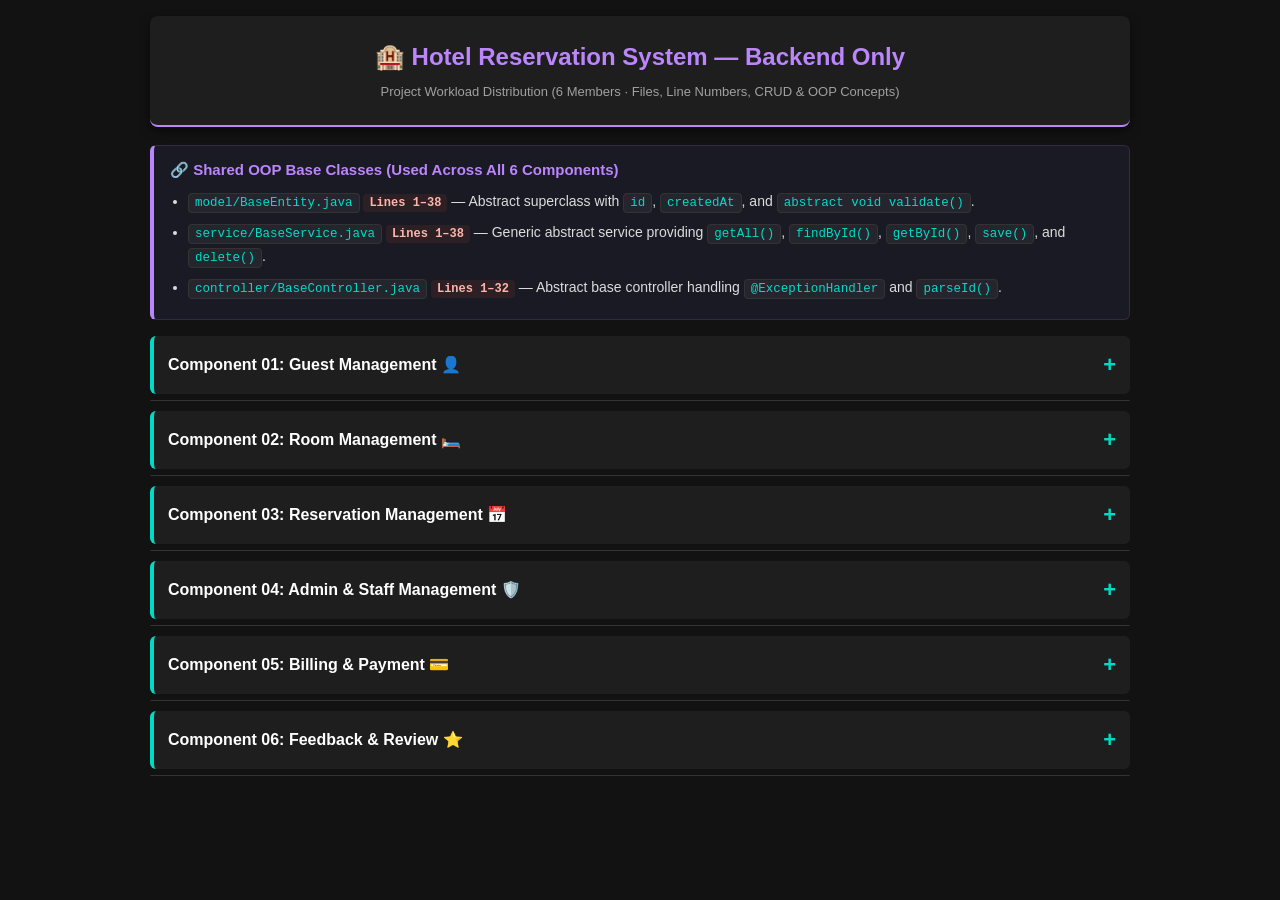
<file: backend-workload.html>
<!DOCTYPE html>
<html lang="en">
<head>
    <meta charset="UTF-8">
    <meta name="viewport" content="width=device-width, initial-scale=1.0">
    <title>Hotel Room Reservation System - Backend Workload Distribution</title>
    <style>
        body {
            font-family: 'Segoe UI', Tahoma, Geneva, Verdana, sans-serif;
            background-color: #121212;
            color: #e0e0e0;
            margin: 0;
            padding: 0;
            line-height: 1.6;
        }

        .container {
            max-width: 980px;
            margin: 0 auto;
            padding: 16px 12px 40px;
        }

        header {
            text-align: center;
            padding: 22px 12px;
            background: #1e1e1e;
            color: #ffffff;
            border-radius: 8px;
            margin-bottom: 18px;
            box-shadow: 0 4px 10px rgba(0,0,0,0.5);
            border-bottom: 2px solid #bb86fc;
        }

        header h1 {
            margin: 0;
            font-size: 24px;
            color: #bb86fc;
        }

        header p {
            margin: 6px 0 0;
            font-size: 13px;
            color: #a0a0a0;
        }

        .shared-box {
            background: #1a1a24;
            border: 1px solid #332940;
            border-left: 4px solid #bb86fc;
            border-radius: 6px;
            padding: 12px 16px;
            margin-bottom: 16px;
            font-size: 13.5px;
        }

        .shared-box h3 {
            margin: 0 0 8px 0;
            font-size: 15px;
            color: #bb86fc;
        }

        .shared-box ul {
            margin: 0;
            padding-left: 18px;
        }

        .accordion {
            background-color: #1e1e1e;
            color: #ffffff;
            cursor: pointer;
            padding: 16px 14px;
            width: 100%;
            border: none;
            text-align: left;
            outline: none;
            font-size: 16px;
            font-weight: 600;
            transition: 0.25s;
            border-radius: 6px;
            margin-bottom: 6px;
            border-left: 4px solid #03dac6;
            display: flex;
            justify-content: space-between;
            align-items: center;
        }

        .active, .accordion:hover {
            background-color: #2c2c2c;
        }

        .accordion::after {
            content: '\002B';
            font-size: 22px;
            color: #03dac6;
            margin-left: 10px;
        }

        .active::after {
            content: "\2212";
        }

        .panel {
            padding: 0 14px;
            background-color: #161616;
            max-height: 0;
            overflow: hidden;
            transition: max-height 0.35s ease-out;
            border-bottom: 1px solid #333;
            border-radius: 0 0 6px 6px;
            margin-bottom: 10px;
        }

        .panel p {
            font-size: 14px;
            color: #cccccc;
            margin-top: 12px;
        }

        .section-title {
            font-weight: bold;
            color: #cf6679;
            margin-top: 16px;
            margin-bottom: 8px;
            font-size: 15px;
            border-bottom: 1px solid #2c2c2c;
            padding-bottom: 4px;
        }

        ul {
            margin: 8px 0 16px 0;
            padding-left: 20px;
        }

        li {
            margin-bottom: 8px;
            font-size: 14px;
            color: #dcdcdc;
        }

        .highlight {
            font-weight: bold;
            color: #bb86fc;
        }

        .code-badge {
            font-family: Consolas, 'Courier New', monospace;
            background-color: #25252e;
            color: #03dac6;
            padding: 2px 6px;
            border-radius: 4px;
            font-size: 12.5px;
            border: 1px solid #333;
        }

        .line-badge {
            font-family: Consolas, 'Courier New', monospace;
            background-color: #2d2024;
            color: #ffb4ab;
            padding: 2px 6px;
            border-radius: 4px;
            font-size: 12px;
            font-weight: 600;
        }

        .endpoint-badge {
            font-family: Consolas, 'Courier New', monospace;
            background-color: #1b2e2b;
            color: #64ffda;
            padding: 2px 7px;
            border-radius: 4px;
            font-size: 12px;
            font-weight: bold;
        }

        table {
            width: 100%;
            border-collapse: collapse;
            margin: 8px 0 16px 0;
            font-size: 13.5px;
        }

        th, td {
            border: 1px solid #2e2e2e;
            padding: 8px 10px;
            text-align: left;
            vertical-align: top;
        }

        th {
            background-color: #22222a;
            color: #bb86fc;
            font-weight: 600;
        }

        tr:nth-child(even) {
            background-color: #1b1b1b;
        }

        @media (max-width: 600px) {
            header h1 { font-size: 18px; }
            .accordion { font-size: 15px; padding: 12px 10px; }
            .panel p, li { font-size: 13px; }
            table { font-size: 12px; }
        }
    </style>
</head>
<body>

    <div class="container">
        <header>
            <h1>🏨 Hotel Reservation System — Backend Only</h1>
            <p>Project Workload Distribution (6 Members · Files, Line Numbers, CRUD &amp; OOP Concepts)</p>
        </header>

        <div class="shared-box">
            <h3>🔗 Shared OOP Base Classes (Used Across All 6 Components)</h3>
            <ul>
                <li><span class="code-badge">model/BaseEntity.java</span> <span class="line-badge">Lines 1–38</span> — Abstract superclass with <span class="code-badge">id</span>, <span class="code-badge">createdAt</span>, and <span class="code-badge">abstract void validate()</span>.</li>
                <li><span class="code-badge">service/BaseService.java</span> <span class="line-badge">Lines 1–38</span> — Generic abstract service providing <span class="code-badge">getAll()</span>, <span class="code-badge">findById()</span>, <span class="code-badge">getById()</span>, <span class="code-badge">save()</span>, and <span class="code-badge">delete()</span>.</li>
                <li><span class="code-badge">controller/BaseController.java</span> <span class="line-badge">Lines 1–32</span> — Abstract base controller handling <span class="code-badge">@ExceptionHandler</span> and <span class="code-badge">parseId()</span>.</li>
            </ul>
        </div>

        <!-- Component 01 -->
        <button class="accordion">Component 01: Guest Management 👤</button>
        <div class="panel">
            <p>Manages guest accounts, authentication (login/logout with cookies), registration, profile updates, password changes, avatar uploads, and saved rooms.</p>

            <div class="section-title">1. Assigned Backend Files &amp; Line Numbers:</div>
            <table>
                <thead>
                    <tr>
                        <th>Layer</th>
                        <th>File Path (src/main/java/com/wd32/Hotel_Reservation/...)</th>
                        <th>Lines</th>
                        <th>Description</th>
                    </tr>
                </thead>
                <tbody>
                    <tr>
                        <td><span class="highlight">Controller</span></td>
                        <td><span class="code-badge">controller/AuthController.java</span></td>
                        <td><span class="line-badge">Lines 1–120</span></td>
                        <td>Guest login, register, logout, profile CRUD, password &amp; avatar endpoints</td>
                    </tr>
                    <tr>
                        <td><span class="highlight">Service</span></td>
                        <td><span class="code-badge">service/UserService.java</span></td>
                        <td><span class="line-badge">Lines 24–165, 225–244</span></td>
                        <td>Password hashing, authentication, guest registration, profile &amp; avatar management</td>
                    </tr>
                    <tr>
                        <td><span class="highlight">Model</span></td>
                        <td><span class="code-badge">model/User.java</span></td>
                        <td><span class="line-badge">Lines 1–154</span></td>
                        <td>Guest entity fields, constructors, <span class="code-badge">validate()</span>, and <span class="code-badge">toggleSavedRoom()</span></td>
                    </tr>
                    <tr>
                        <td><span class="highlight">Repository</span></td>
                        <td><span class="code-badge">repository/UserRepository.java</span></td>
                        <td><span class="line-badge">Lines 1–14</span></td>
                        <td><span class="code-badge">findByEmail(String email)</span> &amp; <span class="code-badge">existsByEmail(String email)</span></td>
                    </tr>
                    <tr>
                        <td><span class="highlight">DTOs</span></td>
                        <td>
                            <span class="code-badge">dto/AuthRequest.java</span><br>
                            <span class="code-badge">dto/RegisterRequest.java</span><br>
                            <span class="code-badge">dto/UpdateProfileRequest.java</span>
                        </td>
                        <td>
                            <span class="line-badge">Lines 1–15</span><br>
                            <span class="line-badge">Lines 1–31</span><br>
                            <span class="line-badge">Lines 1–35</span>
                        </td>
                        <td>Request payloads for login, registration, and profile updates</td>
                    </tr>
                    <tr>
                        <td><span class="highlight">Seed Data</span></td>
                        <td><span class="code-badge">config/DataInitializer.java</span></td>
                        <td><span class="line-badge">Lines 178–183</span></td>
                        <td>Default guest account creation in <span class="code-badge">seedUsers()</span></td>
                    </tr>
                </tbody>
            </table>

            <div class="section-title">2. Backend CRUD Operations:</div>
            <ul>
                <li>
                    <span class="highlight">Create (Register Guest &amp; Upload Avatar):</span>
                    <ul>
                        <li><span class="endpoint-badge">POST /api/auth/register</span> &rarr; <span class="code-badge">AuthController.register()</span> (<span class="line-badge">Lines 58–63</span>) &rarr; <span class="code-badge">UserService.register()</span> (<span class="line-badge">Lines 78–100</span>) &rarr; <span class="code-badge">BaseService.save()</span> (<span class="line-badge">Lines 29–32</span>).</li>
                        <li><span class="endpoint-badge">POST /api/auth/profile/{id}/avatar</span> &rarr; <span class="code-badge">AuthController.uploadAvatar()</span> (<span class="line-badge">Lines 91–95</span>) &rarr; <span class="code-badge">UserService.uploadAndSaveAvatar()</span> (<span class="line-badge">Lines 141–148</span>) &amp; <span class="code-badge">uploadImageToImgbb()</span> (<span class="line-badge">Lines 225–243</span>).</li>
                    </ul>
                </li>
                <li>
                    <span class="highlight">Read (Login &amp; View Guest Profile by ID or Email):</span>
                    <ul>
                        <li><span class="endpoint-badge">POST /api/auth/login</span> &rarr; <span class="code-badge">AuthController.login()</span> (<span class="line-badge">Lines 47–56</span>) &rarr; <span class="code-badge">UserService.authenticate()</span> (<span class="line-badge">Lines 58–76</span>) &rarr; <span class="code-badge">UserRepository.findByEmail()</span> (<span class="line-badge">Line 11</span>).</li>
                        <li><span class="endpoint-badge">GET /api/auth/profile</span> &rarr; <span class="code-badge">AuthController.getProfile()</span> (<span class="line-badge">Lines 72–84</span>) &rarr; <span class="code-badge">BaseService.findById()</span> (<span class="line-badge">Lines 20–22</span>) &amp; <span class="code-badge">UserService.findByEmail()</span> (<span class="line-badge">Lines 162–164</span>).</li>
                    </ul>
                </li>
                <li>
                    <span class="highlight">Update (Edit Personal Details, Change Password &amp; Bookmark Rooms):</span>
                    <ul>
                        <li><span class="endpoint-badge">PUT /api/auth/profile/{id}</span> &rarr; <span class="code-badge">AuthController.updateProfile()</span> (<span class="line-badge">Lines 86–89</span>) &rarr; <span class="code-badge">UserService.updateProfile()</span> (<span class="line-badge">Lines 102–127</span>).</li>
                        <li><span class="endpoint-badge">POST /api/auth/profile/{id}/password</span> &rarr; <span class="code-badge">AuthController.changePassword()</span> (<span class="line-badge">Lines 102–113</span>) &rarr; <span class="code-badge">UserService.changePassword()</span> (<span class="line-badge">Lines 129–139</span>).</li>
                        <li><span class="endpoint-badge">POST /api/auth/profile/{id}/save-room/{roomId}</span> &rarr; <span class="code-badge">AuthController.toggleSavedRoom()</span> (<span class="line-badge">Lines 115–118</span>) &rarr; <span class="code-badge">UserService.toggleSavedRoom()</span> (<span class="line-badge">Lines 156–160</span>) &rarr; <span class="code-badge">User.toggleSavedRoom()</span> (<span class="line-badge">Lines 104–110</span>).</li>
                    </ul>
                </li>
                <li>
                    <span class="highlight">Delete (Remove Profile Avatar &amp; Logout Session):</span>
                    <ul>
                        <li><span class="endpoint-badge">DELETE /api/auth/profile/{id}/avatar</span> &rarr; <span class="code-badge">AuthController.removeAvatar()</span> (<span class="line-badge">Lines 97–100</span>) &rarr; <span class="code-badge">UserService.removeAvatar()</span> (<span class="line-badge">Lines 150–154</span>).</li>
                        <li><span class="endpoint-badge">POST /api/auth/logout</span> &rarr; <span class="code-badge">AuthController.logout()</span> (<span class="line-badge">Lines 65–70</span>).</li>
                    </ul>
                </li>
            </ul>

            <div class="section-title">3. OOP Concepts Applied (with Line Numbers):</div>
            <ul>
                <li><span class="highlight">Encapsulation:</span> Private fields in <span class="code-badge">User.java</span> (<span class="line-badge">Lines 20–63</span>) with write-only password protection (<span class="code-badge">@JsonProperty(access = WRITE_ONLY)</span> at <span class="line-badge">Line 26</span>), getters/setters (<span class="line-badge">Lines 112–152</span>), and encapsulated room bookmark logic in <span class="code-badge">User.toggleSavedRoom()</span> (<span class="line-badge">Lines 104–110</span>).</li>
                <li><span class="highlight">Inheritance:</span> <span class="code-badge">User extends BaseEntity</span> (<span class="line-badge">User.java Line 18</span>), <span class="code-badge">UserService extends BaseService&lt;User&gt;</span> (<span class="line-badge">UserService.java Line 25</span>), and <span class="code-badge">AuthController extends BaseController</span> (<span class="line-badge">AuthController.java Line 25</span>).</li>
                <li><span class="highlight">Polymorphism:</span> Method Overriding in <span class="code-badge">User.validate()</span> (<span class="line-badge">User.java Lines 85–96</span>) and Constructor Overloading in <span class="code-badge">User.java</span> (<span class="line-badge">Lines 65–78</span>).</li>
                <li><span class="highlight">Abstraction:</span> Inheriting abstract validation and CRUD contracts from <span class="code-badge">BaseEntity</span> and <span class="code-badge">BaseService&lt;User&gt;</span>.</li>
            </ul>
        </div>

        <!-- Component 02 -->
        <button class="accordion">Component 02: Room Management 🛏️</button>
        <div class="panel">
            <p>Handles room inventory, categorization, pricing, multi-parameter search filtering, and real-time room availability calculation.</p>

            <div class="section-title">1. Assigned Backend Files &amp; Line Numbers:</div>
            <table>
                <thead>
                    <tr>
                        <th>Layer</th>
                        <th>File Path (src/main/java/com/wd32/Hotel_Reservation/...)</th>
                        <th>Lines</th>
                        <th>Description</th>
                    </tr>
                </thead>
                <tbody>
                    <tr>
                        <td><span class="highlight">Controller</span></td>
                        <td><span class="code-badge">controller/RoomController.java</span></td>
                        <td><span class="line-badge">Lines 1–61</span></td>
                        <td>REST endpoints for listing, searching, creating, updating, and deleting rooms</td>
                    </tr>
                    <tr>
                        <td><span class="highlight">Service</span></td>
                        <td><span class="code-badge">service/RoomService.java</span></td>
                        <td><span class="line-badge">Lines 1–93</span></td>
                        <td>Room search, ID/slug lookup, room updates, and availability enrichment</td>
                    </tr>
                    <tr>
                        <td><span class="highlight">Model</span></td>
                        <td><span class="code-badge">model/Room.java</span></td>
                        <td><span class="line-badge">Lines 1–321</span></td>
                        <td>Room entity, <span class="code-badge">validate()</span>, <span class="code-badge">updateFrom()</span>, and <span class="code-badge">updateAvailability()</span></td>
                    </tr>
                    <tr>
                        <td><span class="highlight">Repository</span></td>
                        <td><span class="code-badge">repository/RoomRepository.java</span></td>
                        <td><span class="line-badge">Lines 1–30</span></td>
                        <td>Custom JPQL <span class="code-badge">searchRooms()</span> query, <span class="code-badge">findBySlug()</span>, <span class="code-badge">findByType()</span></td>
                    </tr>
                    <tr>
                        <td><span class="highlight">Seed Data</span></td>
                        <td><span class="code-badge">config/DataInitializer.java</span></td>
                        <td><span class="line-badge">Lines 53–162</span></td>
                        <td><span class="code-badge">seedRooms()</span> and <span class="code-badge">ensureRoomInventoryAndBookingNumbers()</span></td>
                    </tr>
                </tbody>
            </table>

            <div class="section-title">2. Backend CRUD Operations:</div>
            <ul>
                <li>
                    <span class="highlight">Create (Add New Room Category &amp; Inventory):</span>
                    <ul>
                        <li><span class="endpoint-badge">POST /api/rooms</span> &rarr; <span class="code-badge">RoomController.createRoom()</span> (<span class="line-badge">Lines 45–48</span>) &rarr; <span class="code-badge">RoomService.save()</span> (<span class="line-badge">Lines 53–62</span>) &rarr; <span class="code-badge">BaseService.save()</span> (<span class="line-badge">Lines 29–32</span>).</li>
                    </ul>
                </li>
                <li>
                    <span class="highlight">Read (Search/Filter Rooms &amp; Get Room by ID or Slug):</span>
                    <ul>
                        <li><span class="endpoint-badge">GET /api/rooms</span> &rarr; <span class="code-badge">RoomController.getRooms()</span> (<span class="line-badge">Lines 28–36</span>) &rarr; <span class="code-badge">RoomService.searchRooms()</span> (<span class="line-badge">Lines 31–36</span>) &rarr; <span class="code-badge">RoomRepository.searchRooms()</span> (<span class="line-badge">Lines 18–28</span>).</li>
                        <li><span class="endpoint-badge">GET /api/rooms/{idOrSlug}</span> &rarr; <span class="code-badge">RoomController.getRoomByIdOrSlug()</span> (<span class="line-badge">Lines 38–43</span>) &rarr; <span class="code-badge">RoomService.getRoomByIdOrSlug()</span> (<span class="line-badge">Lines 38–51</span>).</li>
                    </ul>
                </li>
                <li>
                    <span class="highlight">Update (Modify Room Pricing, Details, Inventory &amp; Status):</span>
                    <ul>
                        <li><span class="endpoint-badge">PUT /api/rooms/{id}</span> &rarr; <span class="code-badge">RoomController.updateRoom()</span> (<span class="line-badge">Lines 50–53</span>) &rarr; <span class="code-badge">RoomService.updateRoom()</span> (<span class="line-badge">Lines 64–68</span>) &rarr; <span class="code-badge">Room.updateFrom()</span> (<span class="line-badge">Lines 145–171</span>).</li>
                    </ul>
                </li>
                <li>
                    <span class="highlight">Delete (Remove Room Permanently):</span>
                    <ul>
                        <li><span class="endpoint-badge">DELETE /api/rooms/{id}</span> &rarr; <span class="code-badge">RoomController.deleteRoom()</span> (<span class="line-badge">Lines 55–59</span>) &rarr; <span class="code-badge">BaseService.delete()</span> (<span class="line-badge">BaseService.java Lines 34–36</span>).</li>
                    </ul>
                </li>
            </ul>

            <div class="section-title">3. OOP Concepts Applied (with Line Numbers):</div>
            <ul>
                <li><span class="highlight">Encapsulation:</span> Private attributes (<span class="code-badge">Room.java</span> <span class="line-badge">Lines 18–106</span>) with getters/setters (<span class="line-badge">Lines 221–320</span>) and domain methods <span class="code-badge">updateFrom()</span> (<span class="line-badge">Lines 145–171</span>) and <span class="code-badge">updateAvailability()</span> (<span class="line-badge">Lines 173–219</span>).</li>
                <li><span class="highlight">Inheritance:</span> <span class="code-badge">Room extends BaseEntity</span> (<span class="line-badge">Room.java Line 16</span>), <span class="code-badge">RoomService extends BaseService&lt;Room&gt;</span> (<span class="line-badge">RoomService.java Line 15</span>), and <span class="code-badge">RoomController extends BaseController</span> (<span class="line-badge">RoomController.java Line 20</span>).</li>
                <li><span class="highlight">Polymorphism:</span> Method Overriding in <span class="code-badge">Room.validate()</span> (<span class="line-badge">Room.java Lines 135–143</span>), <span class="code-badge">RoomService.getAll()</span> (<span class="line-badge">RoomService.java Lines 26–29</span>), and <span class="code-badge">RoomService.save()</span> (<span class="line-badge">RoomService.java Lines 53–62</span>); Constructor Overloading in <span class="code-badge">Room.java</span> (<span class="line-badge">Lines 108–133</span>).</li>
                <li><span class="highlight">Abstraction:</span> Hiding dynamic room occupancy calculation behind <span class="code-badge">RoomService.enrichRooms()</span> (<span class="line-badge">Lines 77–91</span>) and <span class="code-badge">Room.updateAvailability()</span> (<span class="line-badge">Lines 173–219</span>).</li>
            </ul>
        </div>

        <!-- Component 03 -->
        <button class="accordion">Component 03: Reservation Management 📅</button>
        <div class="panel">
            <p>Facilitates checking room availability, assigning vacant room numbers, placing bookings, updating reservation status, and handling cancellations.</p>

            <div class="section-title">1. Assigned Backend Files &amp; Line Numbers:</div>
            <table>
                <thead>
                    <tr>
                        <th>Layer</th>
                        <th>File Path (src/main/java/com/wd32/Hotel_Reservation/...)</th>
                        <th>Lines</th>
                        <th>Description</th>
                    </tr>
                </thead>
                <tbody>
                    <tr>
                        <td><span class="highlight">Controller</span></td>
                        <td><span class="code-badge">controller/BookingController.java</span></td>
                        <td><span class="line-badge">Lines 1–60, 73–87</span></td>
                        <td>Endpoints for creating, querying, cancelling, updating status, and deleting bookings</td>
                    </tr>
                    <tr>
                        <td><span class="highlight">Service</span></td>
                        <td><span class="code-badge">service/BookingService.java</span></td>
                        <td><span class="line-badge">Lines 1–108, 115–124</span></td>
                        <td>Room availability check, room number assignment, booking creation &amp; cancellation</td>
                    </tr>
                    <tr>
                        <td><span class="highlight">Model</span></td>
                        <td><span class="code-badge">model/Booking.java</span></td>
                        <td><span class="line-badge">Lines 1–123, 134–137, 144–246</span></td>
                        <td>Booking entity, <span class="code-badge">validate()</span>, <span class="code-badge">hasActiveOccupation()</span>, and <span class="code-badge">cancel()</span></td>
                    </tr>
                    <tr>
                        <td><span class="highlight">Repository</span></td>
                        <td><span class="code-badge">repository/BookingRepository.java</span></td>
                        <td><span class="line-badge">Lines 1–22</span></td>
                        <td>Queries by reference, guest email, user ID, and room ID</td>
                    </tr>
                    <tr>
                        <td><span class="highlight">DTOs</span></td>
                        <td>
                            <span class="code-badge">dto/BookingRequest.java</span><br>
                            <span class="code-badge">dto/GuestInfoDto.java</span><br>
                            <span class="code-badge">dto/CancelBookingRequest.java</span>
                        </td>
                        <td>
                            <span class="line-badge">Lines 1–75</span><br>
                            <span class="line-badge">Lines 1–27</span><br>
                            <span class="line-badge">Lines 1–11</span>
                        </td>
                        <td>Data transfer objects for creating and cancelling reservations</td>
                    </tr>
                    <tr>
                        <td><span class="highlight">Seed Data</span></td>
                        <td><span class="code-badge">config/DataInitializer.java</span></td>
                        <td><span class="line-badge">Lines 193–220</span></td>
                        <td>Initial reservation seeding in <span class="code-badge">seedBookings()</span></td>
                    </tr>
                </tbody>
            </table>

            <div class="section-title">2. Backend CRUD Operations:</div>
            <ul>
                <li>
                    <span class="highlight">Create (Make a New Room Reservation):</span>
                    <ul>
                        <li><span class="endpoint-badge">POST /api/bookings</span> &rarr; <span class="code-badge">BookingController.createBooking()</span> (<span class="line-badge">Lines 32–35</span>) &rarr; <span class="code-badge">BookingService.createBooking()</span> (<span class="line-badge">Lines 26–87</span>) &rarr; <span class="code-badge">BaseService.save()</span> (<span class="line-badge">Lines 29–32</span>).</li>
                    </ul>
                </li>
                <li>
                    <span class="highlight">Read (View Guest Reservations, All Bookings &amp; Lookup by Reference):</span>
                    <ul>
                        <li><span class="endpoint-badge">GET /api/bookings</span> &rarr; <span class="code-badge">BookingController.getBookings()</span> (<span class="line-badge">Lines 37–43</span>) &rarr; <span class="code-badge">BookingService.getBookingsByGuest()</span> (<span class="line-badge">Lines 89–97</span>) &rarr; <span class="code-badge">BookingRepository</span> (<span class="line-badge">Lines 15–17</span>).</li>
                        <li><span class="endpoint-badge">GET /api/bookings/{reference}</span> &rarr; <span class="code-badge">BookingController.getBookingByReference()</span> (<span class="line-badge">Lines 45–50</span>) &rarr; <span class="code-badge">BookingService.getBookingByReference()</span> (<span class="line-badge">Lines 99–101</span>).</li>
                    </ul>
                </li>
                <li>
                    <span class="highlight">Update (Modify Reservation Status &amp; Cancel Booking):</span>
                    <ul>
                        <li><span class="endpoint-badge">PUT /api/bookings/{id}/status</span> &rarr; <span class="code-badge">BookingController.updateBookingStatus()</span> (<span class="line-badge">Lines 73–79</span>) &rarr; <span class="code-badge">BookingService.updateStatus()</span> (<span class="line-badge">Lines 115–122</span>).</li>
                        <li><span class="endpoint-badge">PUT /api/bookings/{id}/cancel</span> &rarr; <span class="code-badge">BookingController.cancelBooking()</span> (<span class="line-badge">Lines 52–59</span>) &rarr; <span class="code-badge">BookingService.cancelBooking()</span> (<span class="line-badge">Lines 103–107</span>) &rarr; <span class="code-badge">Booking.cancel()</span> (<span class="line-badge">Lines 134–137</span>).</li>
                    </ul>
                </li>
                <li>
                    <span class="highlight">Delete (Delete Reservation Record):</span>
                    <ul>
                        <li><span class="endpoint-badge">DELETE /api/bookings/{id}</span> &rarr; <span class="code-badge">BookingController.deleteBooking()</span> (<span class="line-badge">Lines 81–85</span>) &rarr; <span class="code-badge">BaseService.delete()</span> (<span class="line-badge">BaseService.java Lines 34–36</span>).</li>
                    </ul>
                </li>
            </ul>

            <div class="section-title">3. OOP Concepts Applied (with Line Numbers):</div>
            <ul>
                <li><span class="highlight">Encapsulation:</span> Reservation state and guest snapshot encapsulated in <span class="code-badge">Booking.java</span> (<span class="line-badge">Lines 18–94</span>), with domain methods <span class="code-badge">hasActiveOccupation()</span> (<span class="line-badge">Lines 120–122</span>), <span class="code-badge">cancel()</span> (<span class="line-badge">Lines 134–137</span>), and computed property <span class="code-badge">getGuestInfo()</span> (<span class="line-badge">Lines 150–160</span>).</li>
                <li><span class="highlight">Inheritance:</span> <span class="code-badge">Booking extends BaseEntity</span> (<span class="line-badge">Booking.java Line 16</span>), <span class="code-badge">BookingService extends BaseService&lt;Booking&gt;</span> (<span class="line-badge">BookingService.java Line 15</span>), and <span class="code-badge">BookingController extends BaseController</span> (<span class="line-badge">BookingController.java Line 24</span>).</li>
                <li><span class="highlight">Polymorphism:</span> Overriding <span class="code-badge">Booking.validate()</span> (<span class="line-badge">Booking.java Lines 98–118</span>) executed polymorphically via <span class="code-badge">BaseService.save()</span>.</li>
                <li><span class="highlight">Abstraction:</span> Hiding room number allocation and availability validation inside <span class="code-badge">BookingService.createBooking()</span> (<span class="line-badge">Lines 27–46</span>).</li>
            </ul>
        </div>

        <!-- Component 04 -->
        <button class="accordion">Component 04: Admin &amp; Staff Management 🛡️</button>
        <div class="panel">
            <p>Controls system access for hotel employees, managers, and super administrators, and provides real-time hotel occupancy and user analytics.</p>

            <div class="section-title">1. Assigned Backend Files &amp; Line Numbers:</div>
            <table>
                <thead>
                    <tr>
                        <th>Layer</th>
                        <th>File Path (src/main/java/com/wd32/Hotel_Reservation/...)</th>
                        <th>Lines</th>
                        <th>Description</th>
                    </tr>
                </thead>
                <tbody>
                    <tr>
                        <td><span class="highlight">Controller</span></td>
                        <td><span class="code-badge">controller/AdminController.java</span></td>
                        <td><span class="line-badge">Lines 1–116</span></td>
                        <td>Dashboard statistics, user directory, and admin/staff CRUD endpoints</td>
                    </tr>
                    <tr>
                        <td><span class="highlight">Service</span></td>
                        <td><span class="code-badge">service/UserService.java</span></td>
                        <td><span class="line-badge">Lines 166–223</span></td>
                        <td><span class="code-badge">getAdmins()</span>, <span class="code-badge">createAdmin()</span>, <span class="code-badge">updateAdmin()</span>, and <span class="code-badge">deleteAdmin()</span></td>
                    </tr>
                    <tr>
                        <td><span class="highlight">Model</span></td>
                        <td><span class="code-badge">model/User.java</span></td>
                        <td><span class="line-badge">Lines 51–55, 98–102, 142–146</span></td>
                        <td>Role &amp; status attributes and <span class="code-badge">hasAdminRole()</span> domain check</td>
                    </tr>
                    <tr>
                        <td><span class="highlight">Seed Data</span></td>
                        <td><span class="code-badge">config/DataInitializer.java</span></td>
                        <td><span class="line-badge">Lines 171–176</span></td>
                        <td>Default Super Admin seeding (<span class="code-badge">admin@serenestay.com</span>)</td>
                    </tr>
                </tbody>
            </table>

            <div class="section-title">2. Backend CRUD Operations:</div>
            <ul>
                <li>
                    <span class="highlight">Create (Register New Staff / Admin Account):</span>
                    <ul>
                        <li><span class="endpoint-badge">POST /api/admin/admins</span> &rarr; <span class="code-badge">AdminController.createAdmin()</span> (<span class="line-badge">Lines 100–103</span>) &rarr; <span class="code-badge">UserService.createAdmin()</span> (<span class="line-badge">Lines 176–196</span>) &rarr; <span class="code-badge">BaseService.save()</span>.</li>
                    </ul>
                </li>
                <li>
                    <span class="highlight">Read (View System Analytics, All Users &amp; Staff List):</span>
                    <ul>
                        <li><span class="endpoint-badge">GET /api/admin/stats</span> &rarr; <span class="code-badge">AdminController.getStats()</span> (<span class="line-badge">Lines 45–88</span>).</li>
                        <li><span class="endpoint-badge">GET /api/admin/users</span> &rarr; <span class="code-badge">AdminController.getAllUsers()</span> (<span class="line-badge">Lines 90–93</span>) &rarr; <span class="code-badge">BaseService.getAll()</span> (<span class="line-badge">BaseService.java Lines 16–18</span>).</li>
                        <li><span class="endpoint-badge">GET /api/admin/admins</span> &rarr; <span class="code-badge">AdminController.getAllAdmins()</span> (<span class="line-badge">Lines 95–98</span>) &rarr; <span class="code-badge">UserService.getAdmins()</span> (<span class="line-badge">Lines 166–174</span>).</li>
                    </ul>
                </li>
                <li>
                    <span class="highlight">Update (Modify Staff Role, Status, Contact Info or Password):</span>
                    <ul>
                        <li><span class="endpoint-badge">PUT /api/admin/admins/{id}</span> &rarr; <span class="code-badge">AdminController.updateAdmin()</span> (<span class="line-badge">Lines 105–108</span>) &rarr; <span class="code-badge">UserService.updateAdmin()</span> (<span class="line-badge">Lines 198–215</span>).</li>
                    </ul>
                </li>
                <li>
                    <span class="highlight">Delete (Revoke Staff Access with Super-Admin Safeguard):</span>
                    <ul>
                        <li><span class="endpoint-badge">DELETE /api/admin/admins/{id}</span> &rarr; <span class="code-badge">AdminController.deleteAdmin()</span> (<span class="line-badge">Lines 110–114</span>) &rarr; <span class="code-badge">UserService.deleteAdmin()</span> (<span class="line-badge">Lines 217–223</span>).</li>
                    </ul>
                </li>
            </ul>

            <div class="section-title">3. OOP Concepts Applied (with Line Numbers):</div>
            <ul>
                <li><span class="highlight">Encapsulation:</span> Role verification encapsulated inside <span class="code-badge">User.hasAdminRole()</span> (<span class="line-badge">User.java Lines 98–102</span>) and SHA-256 credential hashing in <span class="code-badge">UserService.hashPassword()</span> (<span class="line-badge">UserService.java Lines 38–51</span>).</li>
                <li><span class="highlight">Inheritance:</span> <span class="code-badge">AdminController extends BaseController</span> (<span class="line-badge">AdminController.java Line 26</span>) and <span class="code-badge">UserService extends BaseService&lt;User&gt;</span> (<span class="line-badge">UserService.java Line 25</span>).</li>
                <li><span class="highlight">Polymorphism:</span> Staff creation and updates reuse <span class="code-badge">BaseService.save()</span> (<span class="line-badge">Lines 29–32</span>), which polymorphically invokes <span class="code-badge">User.validate()</span> (<span class="line-badge">User.java Lines 85–96</span>).</li>
                <li><span class="highlight">Abstraction:</span> Centralizing exception responses in <span class="code-badge">BaseController</span> (<span class="line-badge">Lines 10–19</span>) and abstracting super-admin deletion protection inside <span class="code-badge">UserService.deleteAdmin()</span> (<span class="line-badge">Lines 217–223</span>).</li>
            </ul>
        </div>

        <!-- Component 05 -->
        <button class="accordion">Component 05: Billing &amp; Payment 💳</button>
        <div class="panel">
            <p>Processes room charges, service charges (10%), taxes (2.5%), promotional discount codes, invoice totals, and hotel revenue aggregation.</p>

            <div class="section-title">1. Assigned Backend Files &amp; Line Numbers:</div>
            <table>
                <thead>
                    <tr>
                        <th>Layer</th>
                        <th>File Path (src/main/java/com/wd32/Hotel_Reservation/...)</th>
                        <th>Lines</th>
                        <th>Description</th>
                    </tr>
                </thead>
                <tbody>
                    <tr>
                        <td><span class="highlight">Controller</span></td>
                        <td><span class="code-badge">controller/PromoController.java</span></td>
                        <td><span class="line-badge">Lines 1–51</span></td>
                        <td>Promo code validation, listing, creation, and deletion endpoints</td>
                    </tr>
                    <tr>
                        <td><span class="highlight">Service</span></td>
                        <td><span class="code-badge">service/PromoCodeService.java</span></td>
                        <td><span class="line-badge">Lines 1–53</span></td>
                        <td>Promo validation, minimum spend checks, and discount calculation</td>
                    </tr>
                    <tr>
                        <td><span class="highlight">Model (Promo)</span></td>
                        <td><span class="code-badge">model/PromoCode.java</span></td>
                        <td><span class="line-badge">Lines 1–77</span></td>
                        <td>PromoCode entity, <span class="code-badge">validate()</span>, and <span class="code-badge">calculateDiscount()</span></td>
                    </tr>
                    <tr>
                        <td><span class="highlight">Model (Billing)</span></td>
                        <td><span class="code-badge">model/Booking.java</span></td>
                        <td><span class="line-badge">Lines 59–80, 124–132, 207–229</span></td>
                        <td>Financial fields and <span class="code-badge">calculateFinancials()</span> invoice calculation</td>
                    </tr>
                    <tr>
                        <td><span class="highlight">Repository</span></td>
                        <td><span class="code-badge">repository/PromoCodeRepository.java</span></td>
                        <td><span class="line-badge">Lines 1–13</span></td>
                        <td><span class="code-badge">findByCodeIgnoreCaseAndIsActiveTrue(String code)</span></td>
                    </tr>
                    <tr>
                        <td><span class="highlight">DTO</span></td>
                        <td><span class="code-badge">dto/PromoValidateRequest.java</span></td>
                        <td><span class="line-badge">Lines 1–15</span></td>
                        <td>Request payload (<span class="code-badge">code</span>, <span class="code-badge">subtotal</span>) for promo validation</td>
                    </tr>
                    <tr>
                        <td><span class="highlight">Seed Data</span></td>
                        <td><span class="code-badge">config/DataInitializer.java</span></td>
                        <td><span class="line-badge">Lines 164–169</span></td>
                        <td>Initial promo codes in <span class="code-badge">seedPromoCodes()</span></td>
                    </tr>
                </tbody>
            </table>

            <div class="section-title">2. Backend CRUD Operations:</div>
            <ul>
                <li>
                    <span class="highlight">Create (Create Promo Code &amp; Generate Booking Invoice Breakdown):</span>
                    <ul>
                        <li><span class="endpoint-badge">POST /api/promos</span> &rarr; <span class="code-badge">PromoController.createPromo()</span> (<span class="line-badge">Lines 40–43</span>) &rarr; <span class="code-badge">BaseService.save()</span> (<span class="line-badge">BaseService.java Lines 29–32</span>).</li>
                        <li>Invoice calculation during checkout &rarr; <span class="code-badge">Booking.calculateFinancials()</span> (<span class="line-badge">Booking.java Lines 124–132</span>) invoked by <span class="code-badge">BookingService.createBooking()</span> (<span class="line-badge">Lines 70–76</span>).</li>
                    </ul>
                </li>
                <li>
                    <span class="highlight">Read (List Promo Codes, Validate Discount &amp; Compute Total Revenue):</span>
                    <ul>
                        <li><span class="endpoint-badge">GET /api/promos</span> &rarr; <span class="code-badge">PromoController.getAllPromos()</span> (<span class="line-badge">Lines 35–38</span>) &rarr; <span class="code-badge">BaseService.getAll()</span> (<span class="line-badge">BaseService.java Lines 16–18</span>).</li>
                        <li><span class="endpoint-badge">POST /api/promos/validate</span> &rarr; <span class="code-badge">PromoController.validate()</span> (<span class="line-badge">Lines 27–33</span>) &rarr; <span class="code-badge">PromoCodeService.validate()</span> (<span class="line-badge">Lines 20–51</span>).</li>
                        <li>Revenue aggregation in <span class="code-badge">AdminController.getStats()</span> (<span class="line-badge">AdminController.java Lines 59–75</span>).</li>
                    </ul>
                </li>
                <li>
                    <span class="highlight">Update (Recalculate Discounts, Service Charges &amp; Taxes):</span>
                    <ul>
                        <li>Dynamic discount calculation via <span class="code-badge">PromoCode.calculateDiscount(Double subtotal)</span> (<span class="line-badge">PromoCode.java Lines 49–57</span>) and tax/service-charge computation in <span class="code-badge">Booking.calculateFinancials()</span> (<span class="line-badge">Booking.java Lines 124–132</span>).</li>
                    </ul>
                </li>
                <li>
                    <span class="highlight">Delete (Remove Promo Code):</span>
                    <ul>
                        <li><span class="endpoint-badge">DELETE /api/promos/{id}</span> &rarr; <span class="code-badge">PromoController.deletePromo()</span> (<span class="line-badge">Lines 45–49</span>) &rarr; <span class="code-badge">BaseService.delete()</span> (<span class="line-badge">BaseService.java Lines 34–36</span>).</li>
                    </ul>
                </li>
            </ul>

            <div class="section-title">3. OOP Concepts Applied (with Line Numbers):</div>
            <ul>
                <li><span class="highlight">Encapsulation:</span> Financial calculations are encapsulated inside <span class="code-badge">PromoCode.calculateDiscount()</span> (<span class="line-badge">PromoCode.java Lines 49–57</span>) and <span class="code-badge">Booking.calculateFinancials()</span> (<span class="line-badge">Booking.java Lines 124–132</span>).</li>
                <li><span class="highlight">Inheritance:</span> <span class="code-badge">PromoCode extends BaseEntity</span> (<span class="line-badge">PromoCode.java Line 9</span>), <span class="code-badge">PromoCodeService extends BaseService&lt;PromoCode&gt;</span> (<span class="line-badge">PromoCodeService.java Line 11</span>), and <span class="code-badge">PromoController extends BaseController</span> (<span class="line-badge">PromoController.java Line 19</span>).</li>
                <li><span class="highlight">Polymorphism:</span> Overriding <span class="code-badge">PromoCode.validate()</span> (<span class="line-badge">PromoCode.java Lines 39–47</span>), Constructor Overloading (<span class="line-badge">PromoCode.java Lines 28–37</span>), and dynamic discount calculation (<span class="code-badge">fixed</span> vs <span class="code-badge">percentage</span> at <span class="line-badge">Lines 53–56</span>).</li>
                <li><span class="highlight">Abstraction:</span> Using generic <span class="code-badge">BaseService&lt;PromoCode&gt;</span> (<span class="line-badge">BaseService.java Lines 8–37</span>) to abstract persistence operations.</li>
            </ul>
        </div>

        <!-- Component 06 -->
        <button class="accordion">Component 06: Feedback &amp; Review ⭐</button>
        <div class="panel">
            <p>Allows guests to rate completed stays, publish reviews, react to testimonials (likes and hearts), and allows admins to remove inappropriate reviews.</p>

            <div class="section-title">1. Assigned Backend Files &amp; Line Numbers:</div>
            <table>
                <thead>
                    <tr>
                        <th>Layer</th>
                        <th>File Path (src/main/java/com/wd32/Hotel_Reservation/...)</th>
                        <th>Lines</th>
                        <th>Description</th>
                    </tr>
                </thead>
                <tbody>
                    <tr>
                        <td><span class="highlight">Controller</span></td>
                        <td>
                            <span class="code-badge">controller/ReviewController.java</span><br>
                            <span class="code-badge">controller/BookingController.java</span>
                        </td>
                        <td>
                            <span class="line-badge">Lines 1–61</span><br>
                            <span class="line-badge">Lines 61–71</span>
                        </td>
                        <td>Public review CRUD, like/heart reactions, and booking stay rating endpoint</td>
                    </tr>
                    <tr>
                        <td><span class="highlight">Service</span></td>
                        <td>
                            <span class="code-badge">service/ReviewService.java</span><br>
                            <span class="code-badge">service/BookingService.java</span>
                        </td>
                        <td>
                            <span class="line-badge">Lines 1–58</span><br>
                            <span class="line-badge">Lines 109–113</span>
                        </td>
                        <td>Review creation, approved filtering, overloaded reaction methods &amp; stay rating</td>
                    </tr>
                    <tr>
                        <td><span class="highlight">Model</span></td>
                        <td>
                            <span class="code-badge">model/Review.java</span><br>
                            <span class="code-badge">model/Booking.java</span>
                        </td>
                        <td>
                            <span class="line-badge">Lines 1–115</span><br>
                            <span class="line-badge">Lines 90–94, 139–142</span>
                        </td>
                        <td>Review entity, <span class="code-badge">validate()</span>, <span class="code-badge">adjustLikes()</span>, <span class="code-badge">adjustHearts()</span>, and <span class="code-badge">applyRating()</span></td>
                    </tr>
                    <tr>
                        <td><span class="highlight">Repository</span></td>
                        <td><span class="code-badge">repository/ReviewRepository.java</span></td>
                        <td><span class="line-badge">Lines 1–14</span></td>
                        <td><span class="code-badge">findByStatusOrderByCreatedAtDesc()</span> &amp; <span class="code-badge">findAllByOrderByCreatedAtDesc()</span></td>
                    </tr>
                    <tr>
                        <td><span class="highlight">DTOs</span></td>
                        <td>
                            <span class="code-badge">dto/ReviewRequest.java</span><br>
                            <span class="code-badge">dto/RateBookingRequest.java</span>
                        </td>
                        <td>
                            <span class="line-badge">Lines 1–31</span><br>
                            <span class="line-badge">Lines 1–15</span>
                        </td>
                        <td>Request payloads for submitting guest reviews and rating bookings</td>
                    </tr>
                    <tr>
                        <td><span class="highlight">Seed Data</span></td>
                        <td><span class="code-badge">config/DataInitializer.java</span></td>
                        <td><span class="line-badge">Lines 185–191</span></td>
                        <td>Initial guest testimonials in <span class="code-badge">seedReviews()</span></td>
                    </tr>
                </tbody>
            </table>

            <div class="section-title">2. Backend CRUD Operations:</div>
            <ul>
                <li>
                    <span class="highlight">Create (Submit Public Review &amp; Rate Completed Stay):</span>
                    <ul>
                        <li><span class="endpoint-badge">POST /api/reviews</span> &rarr; <span class="code-badge">ReviewController.createReview()</span> (<span class="line-badge">Lines 34–37</span>) &rarr; <span class="code-badge">ReviewService.createReview()</span> (<span class="line-badge">Lines 23–36</span>) &rarr; <span class="code-badge">BaseService.save()</span> (<span class="line-badge">Lines 29–32</span>).</li>
                        <li><span class="endpoint-badge">POST /api/bookings/{id}/rate</span> &rarr; <span class="code-badge">BookingController.rateBooking()</span> (<span class="line-badge">Lines 61–71</span>) &rarr; <span class="code-badge">BookingService.rateBooking()</span> (<span class="line-badge">Lines 109–113</span>).</li>
                    </ul>
                </li>
                <li>
                    <span class="highlight">Read (Fetch All Approved Guest Reviews):</span>
                    <ul>
                        <li><span class="endpoint-badge">GET /api/reviews</span> &rarr; <span class="code-badge">ReviewController.getReviews()</span> (<span class="line-badge">Lines 29–32</span>) &rarr; <span class="code-badge">ReviewService.getAllApprovedReviews()</span> (<span class="line-badge">Lines 19–21</span>) &rarr; <span class="code-badge">ReviewRepository.findByStatusOrderByCreatedAtDesc()</span> (<span class="line-badge">Line 11</span>).</li>
                    </ul>
                </li>
                <li>
                    <span class="highlight">Update (Increment/Decrement Likes, Hearts &amp; Booking Rating):</span>
                    <ul>
                        <li><span class="endpoint-badge">POST /api/reviews/{id}/like</span> &rarr; <span class="code-badge">ReviewController.toggleLike()</span> (<span class="line-badge">Lines 39–45</span>) &rarr; <span class="code-badge">ReviewService.toggleLike()</span> (<span class="line-badge">Lines 38–46</span>) &rarr; <span class="code-badge">Review.adjustLikes()</span> (<span class="line-badge">Lines 72–75</span>).</li>
                        <li><span class="endpoint-badge">POST /api/reviews/{id}/heart</span> &rarr; <span class="code-badge">ReviewController.toggleHeart()</span> (<span class="line-badge">Lines 47–53</span>) &rarr; <span class="code-badge">ReviewService.toggleHeart()</span> (<span class="line-badge">Lines 48–56</span>) &rarr; <span class="code-badge">Review.adjustHearts()</span> (<span class="line-badge">Lines 77–80</span>).</li>
                    </ul>
                </li>
                <li>
                    <span class="highlight">Delete (Delete Inappropriate Review or Spam):</span>
                    <ul>
                        <li><span class="endpoint-badge">DELETE /api/reviews/{id}</span> &rarr; <span class="code-badge">ReviewController.deleteReview()</span> (<span class="line-badge">Lines 55–59</span>) &rarr; <span class="code-badge">BaseService.delete()</span> (<span class="line-badge">BaseService.java Lines 34–36</span>).</li>
                    </ul>
                </li>
            </ul>

            <div class="section-title">3. OOP Concepts Applied (with Line Numbers):</div>
            <ul>
                <li><span class="highlight">Encapsulation:</span> Private fields (<span class="code-badge">Review.java</span> <span class="line-badge">Lines 11–41</span>) and encapsulated counter methods <span class="code-badge">adjustLikes()</span> (<span class="line-badge">Lines 72–75</span>), <span class="code-badge">adjustHearts()</span> (<span class="line-badge">Lines 77–80</span>), and <span class="code-badge">Booking.applyRating()</span> (<span class="line-badge">Booking.java Lines 139–142</span>).</li>
                <li><span class="highlight">Inheritance:</span> <span class="code-badge">Review extends BaseEntity</span> (<span class="line-badge">Review.java Line 9</span>), <span class="code-badge">ReviewService extends BaseService&lt;Review&gt;</span> (<span class="line-badge">ReviewService.java Line 10</span>), and <span class="code-badge">ReviewController extends BaseController</span> (<span class="line-badge">ReviewController.java Line 21</span>).</li>
                <li><span class="highlight">Polymorphism:</span> Method Overriding in <span class="code-badge">Review.validate()</span> (<span class="line-badge">Review.java Lines 59–70</span>); Method Overloading in <span class="code-badge">toggleLike()</span> (<span class="line-badge">ReviewService.java Lines 38–46</span>), <span class="code-badge">toggleHeart()</span> (<span class="line-badge">ReviewService.java Lines 48–56</span>), and constructors (<span class="line-badge">Review.java Lines 43–57</span>).</li>
                <li><span class="highlight">Abstraction:</span> Inheriting common persistence and validation workflow from <span class="code-badge">BaseService&lt;Review&gt;</span> and <span class="code-badge">BaseEntity</span>.</li>
            </ul>
        </div>

    </div>

    <script>
        var acc = document.getElementsByClassName("accordion");
        var i;

        for (i = 0; i < acc.length; i++) {
            acc[i].addEventListener("click", function() {
                this.classList.toggle("active");
                var panel = this.nextElementSibling;
                if (panel.style.maxHeight) {
                    panel.style.maxHeight = null;
                } else {
                    panel.style.maxHeight = panel.scrollHeight + "px";
                }
            });
        }
    </script>
</body>
</html>
</file>
